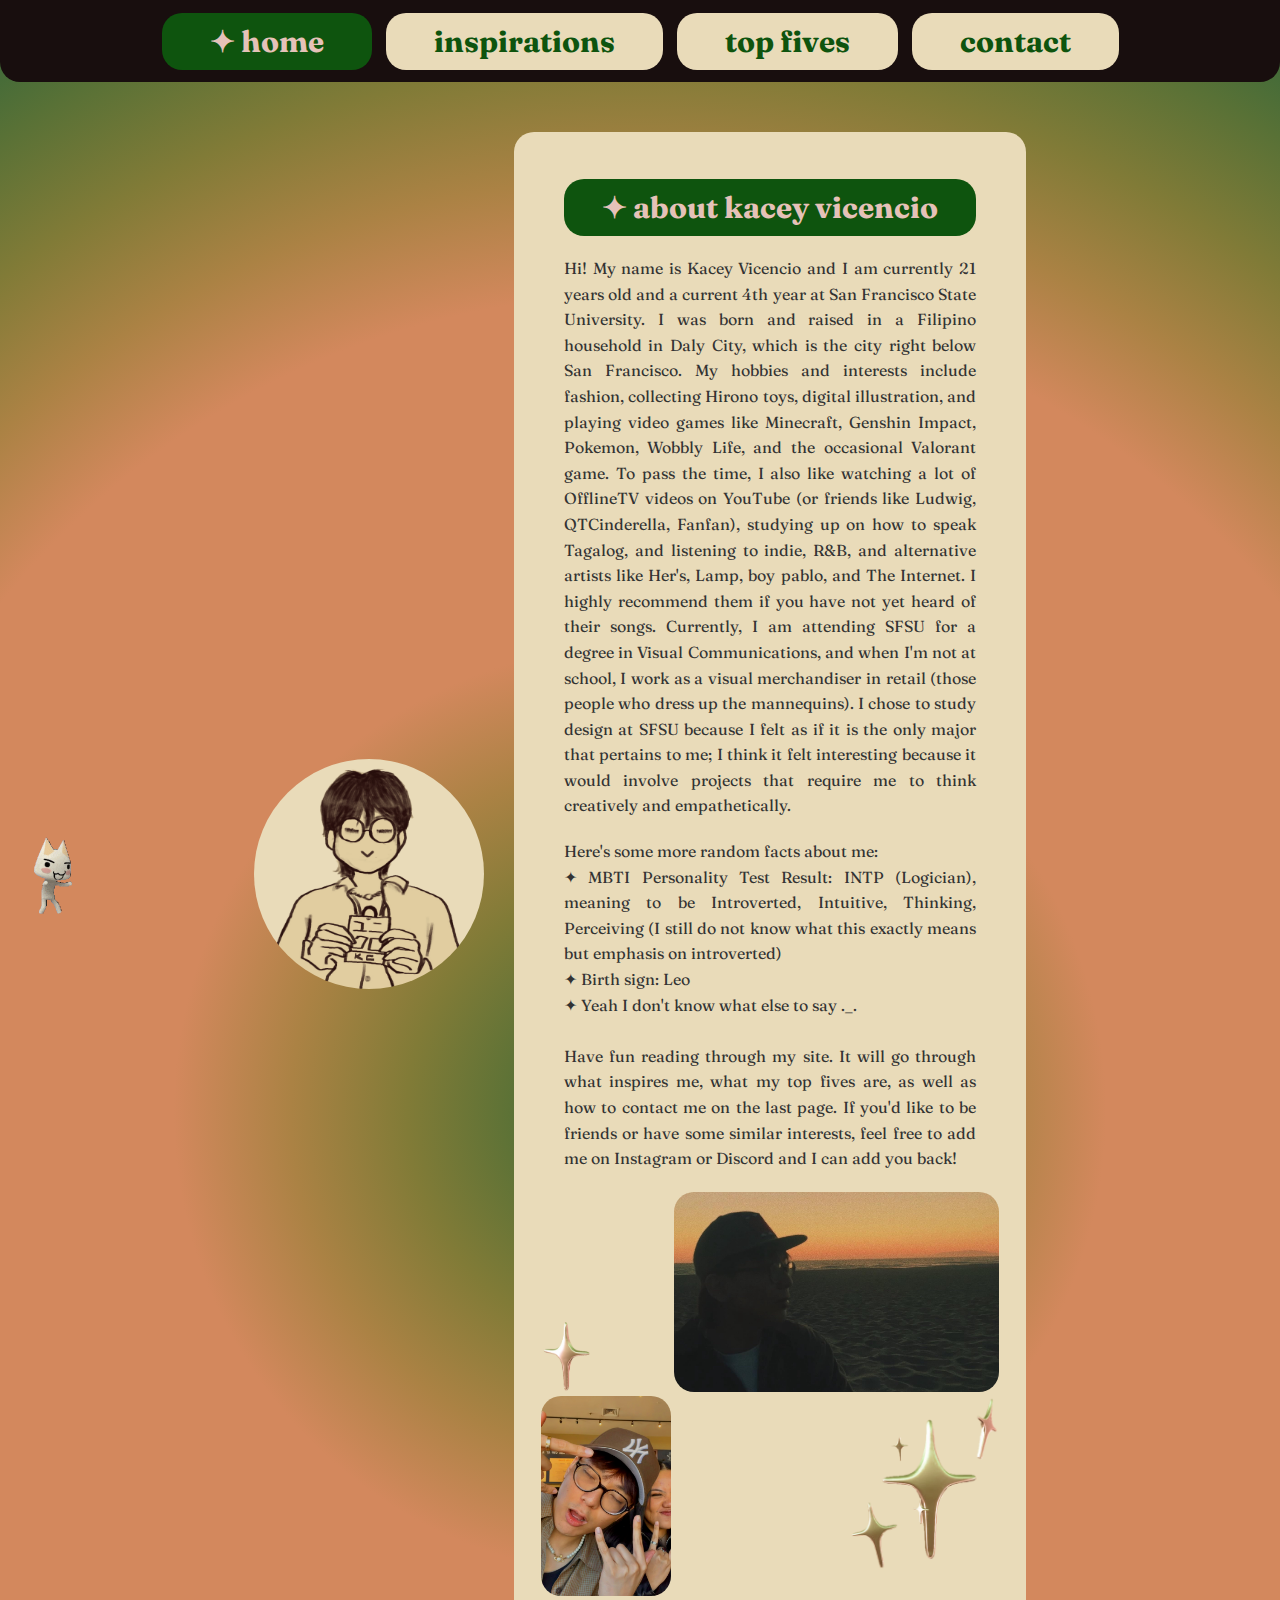
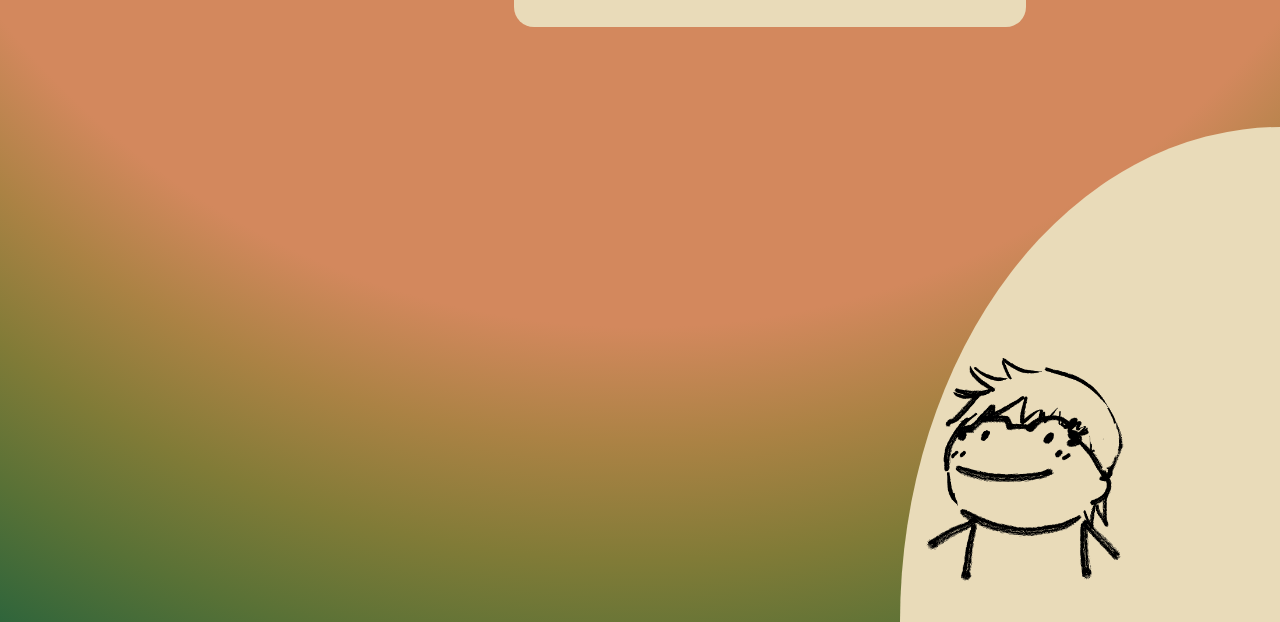
<file: index.html>
<!DOCTYPE html>
<html class="gradientadjust" lang="en">

<head>
    <meta charset="UTF-8">
    <title>Kacey Vicencio's Portfolio</title>
    <link rel="preconnect" href="https://fonts.googleapis.com">
    <link rel="preconnect" href="https://fonts.gstatic.com" crossorigin>
    <link href="https://fonts.googleapis.com/css2?family=Josefin+Sans:ital,wght@0,100..700;1,100..700&display=swap" rel="stylesheet">
    <link rel="stylesheet" type="text/css" href="styles/styles.css">
</head>

<body>
    <header>
        <nav>
            <a class="onpage" href="index.html">✦ Home</a>
            <a href="Inspirations/kv_inspiration.html">Inspirations</a>
            <a href="TopFives/kv_topfive.html">Top Fives</a>
            <a href="contact/contact.html">Contact</a>
        </nav>
    </header>

    <br>
    <br>

    <section>
        <div id="biowhole">
        <div id="pic">
        <img class="circle" src="img/kv.png" width="400" alt="Dooodle of Kacey Vicencio from his friend Aileen">
        </div>
        
        <div id="bio">
       <h1>✦ About Kacey Vicencio</h1>
        <p>
            Hi! My name is Kacey Vicencio and I am currently 21 years old and a current 4th year at San Francisco State University. I was born and raised in a Filipino household in 
            Daly City, which is the city right below San Francisco. My hobbies and interests include 
            fashion, collecting Hirono toys, digital illustration, and playing video games 
            like Minecraft, Genshin Impact, Pokemon, Wobbly Life, and the occasional Valorant game. To pass the time, I also like 
            watching a lot of OfflineTV videos on YouTube (or friends like Ludwig, QTCinderella, Fanfan), studying up on how to speak 
            Tagalog, and listening to indie, R&B, and alternative artists like Her's, 
            Lamp, boy pablo, and The Internet. I highly recommend them if you have not yet heard of 
            their songs.

            Currently, I am attending SFSU for a degree in Visual Communications, and when 
            I'm not at school, I work as a visual merchandiser in retail (those people who 
            dress up the mannequins).

            I chose to study design at SFSU because I felt as if it is the only major that 
            pertains to me; I think it felt interesting 
            because it would involve projects that require me to think creatively and empathetically. 
        </p>
    

<p>
</p>



        <p>
        Here's some more random facts about me:
        <br>
        ✦ MBTI Personality Test Result: INTP (Logician), meaning to be Introverted, Intuitive, Thinking, Perceiving
        (I still do not know what this exactly means but emphasis on introverted)
        <br>
        ✦ Birth sign: Leo
        <br>
        ✦ Yeah I don't know what else to say ._.
        <br>
        <br>
            Have fun reading through my site. It will go through what inspires me,
            what my top fives are, as well as how to contact me on the last page. If you'd like
            to be friends or have some similar interests, feel free to add me on Instagram or Discord and 
            I can add you back!
        </p>

        <img id="star1" src="img/star1.png"  alt="a decorative metallic star">
        <img id="kctn" src="img/kcthumbnail.png" alt="Image of Kacey at the beach">
        <img id="kctn" src="img/kcthumbnail2.png" alt="Image of Kacey with his friend">
<img id="star2" src="img/star2.png" alt="5 decorative metallic stars">

        </div>
    </div>
    </section>

       <img id="gif" src="img/gif.gif" width="400" alt="Toro Inoue, an upright-standing white and cartoonish cat representing Sony.">

  <section id="bottombio">
<h2></h2>
<img id="gif2" src="img/gif2.gif" width="400" alt="An animated doodle of Kacey saying Welcome.">

  </section>

</body>

</html>
</file>
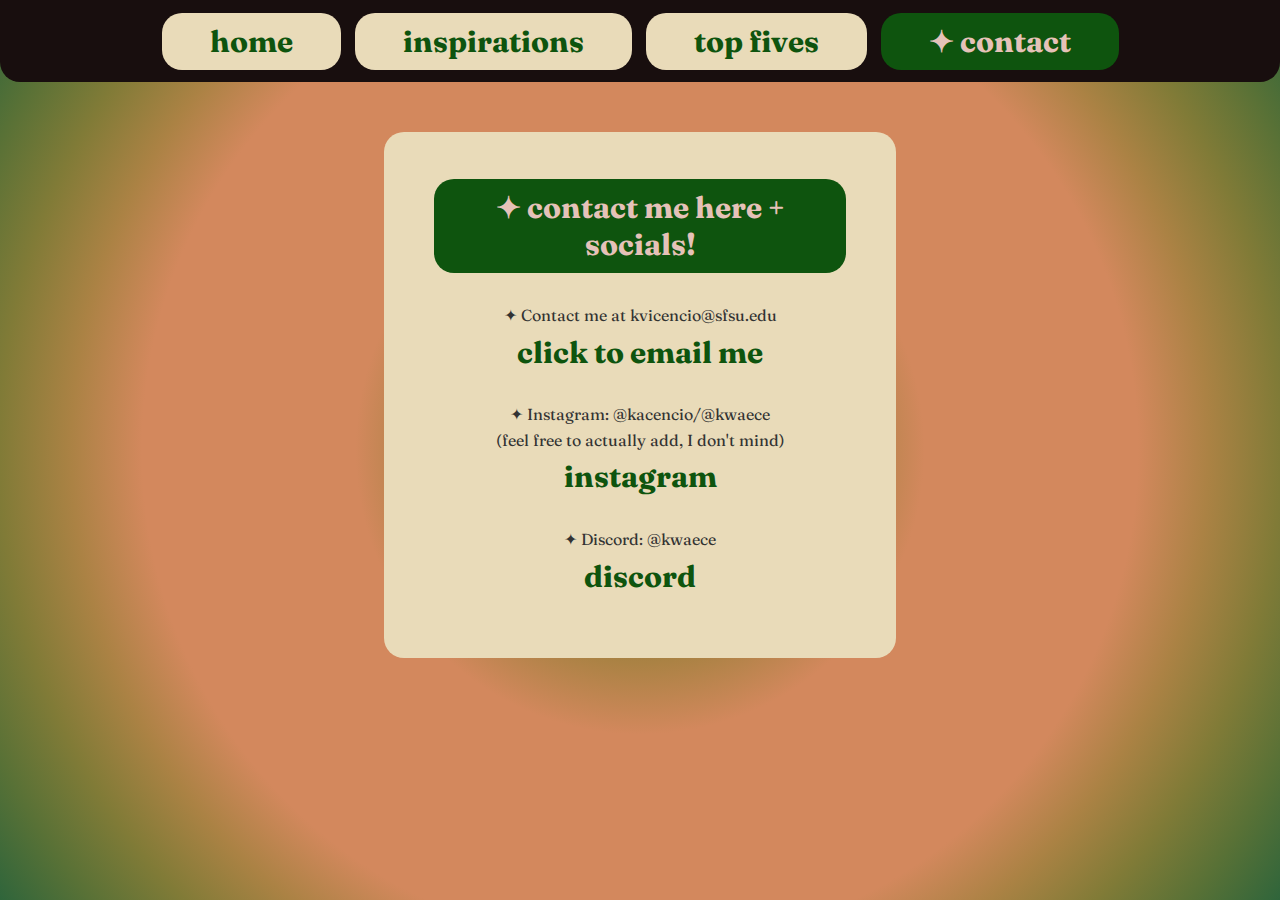
<file: contact/contact.html>
<!DOCTYPE html>
<html class="gradientadjust" lang="en">

<head>
    <meta charset="UTF-8">
    <link rel="stylesheet" type="text/css" href="../styles/styles.css">
    <title>Contacts</title>
    </head>
    <body>


        <body>
            <header>
                <nav>
                    <a href="../index.html">Home</a>
                    <a href="../Inspirations/kv_inspiration.html">Inspirations</a>
                    <a href="../TopFives/kv_topfive.html">Top Fives</a>
                    <a class="onpage" href="contact.html">✦ Contact</a>
                </nav>
            </header>
        
            <br>
            <br>
        
            <section>
                <div id="biowhole">
                <div id="bio">
                    <h1>✦ Contact me here + socials!</h1>
                    <p id="contacts">✦ Contact me at kvicencio@sfsu.edu
                    <br>
                    <a href="mailto:kvicencio@sfsu.edu">click to email me</a>
                    <br>
                    <br>
                    ✦ Instagram: @kacencio/@kwaece 
                    <br>
                    (feel free to actually add, I don't mind)
                    <br>
                    <a href="https://www.instagram.com/kwaece/">instagram</a>
                    <br>
                    <br>
                    ✦ Discord: @kwaece
                    <br>
                    <a href="https://discord.com/">discord</a> <!--I dont want to make a discord link lol-->
                
                </p>
                   

                </div>
            </div>
            </section>
     
        
        </body>
        
        </html>
</file>
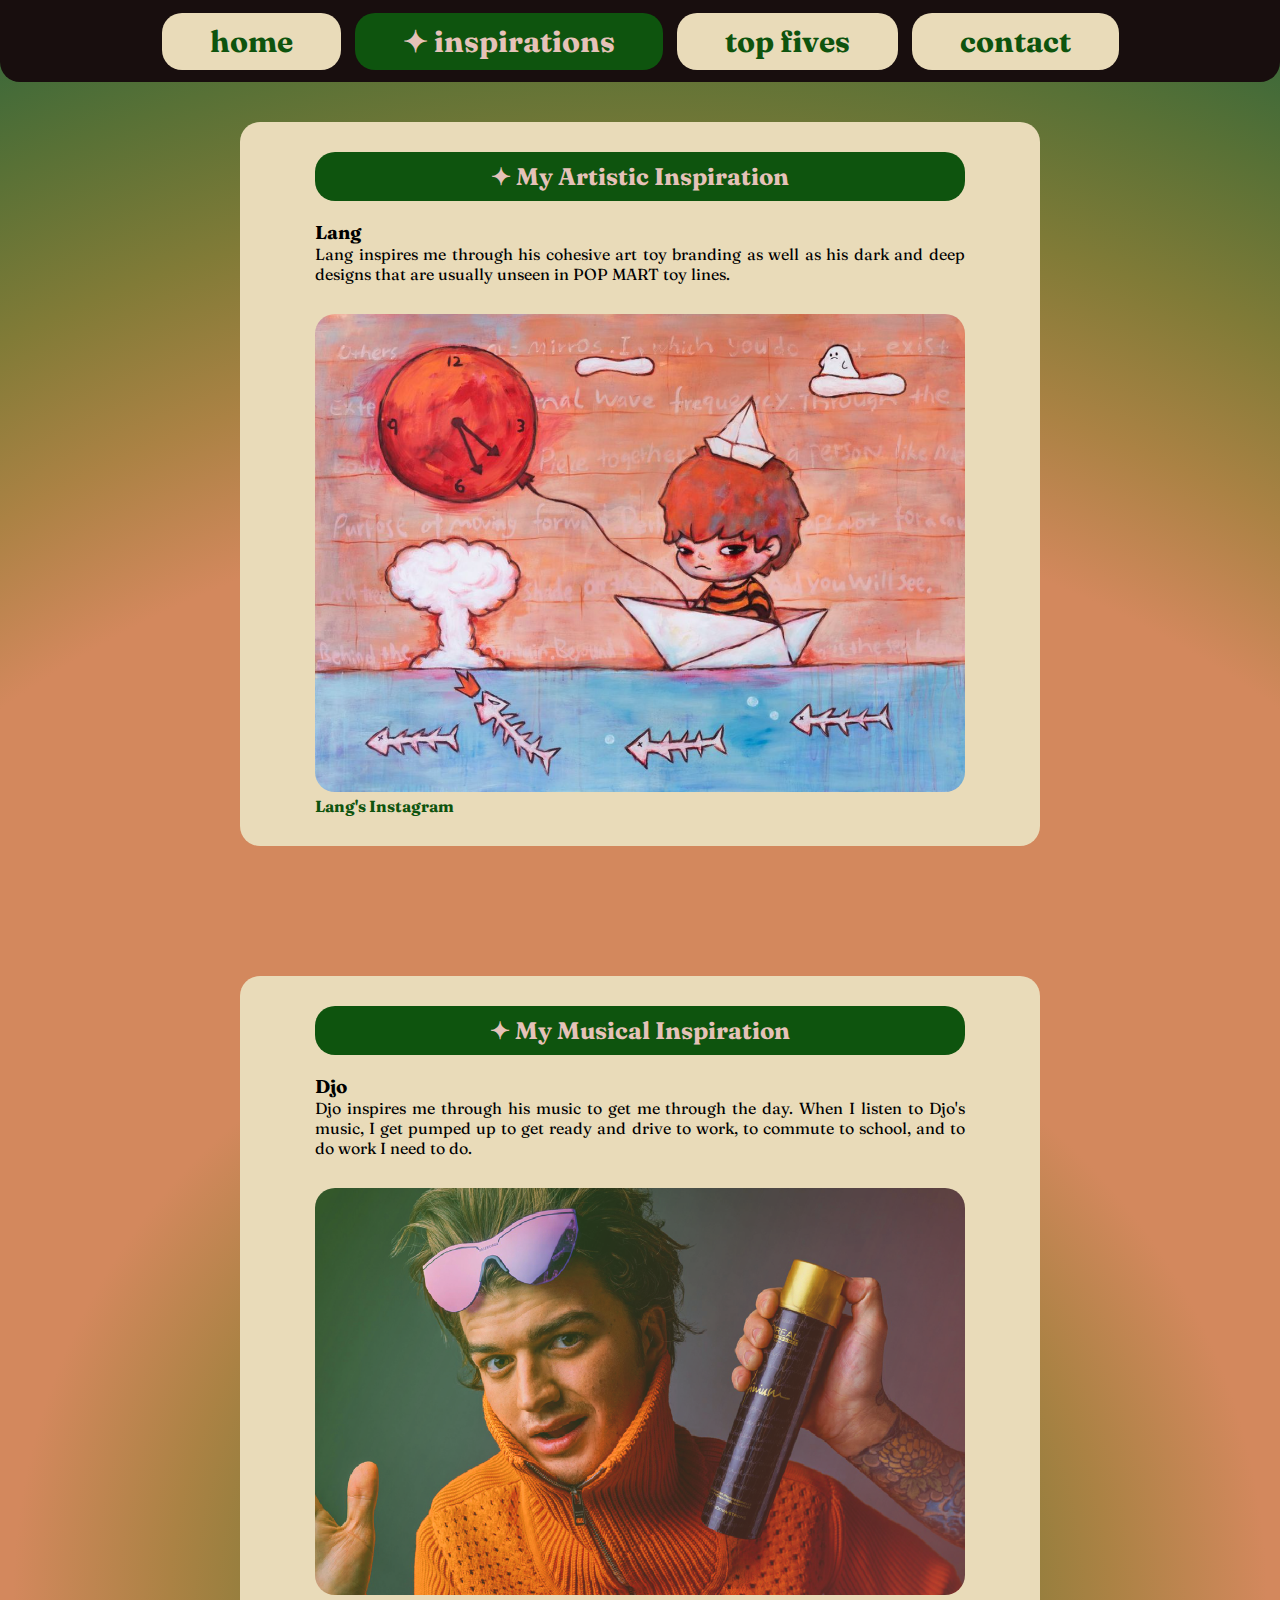
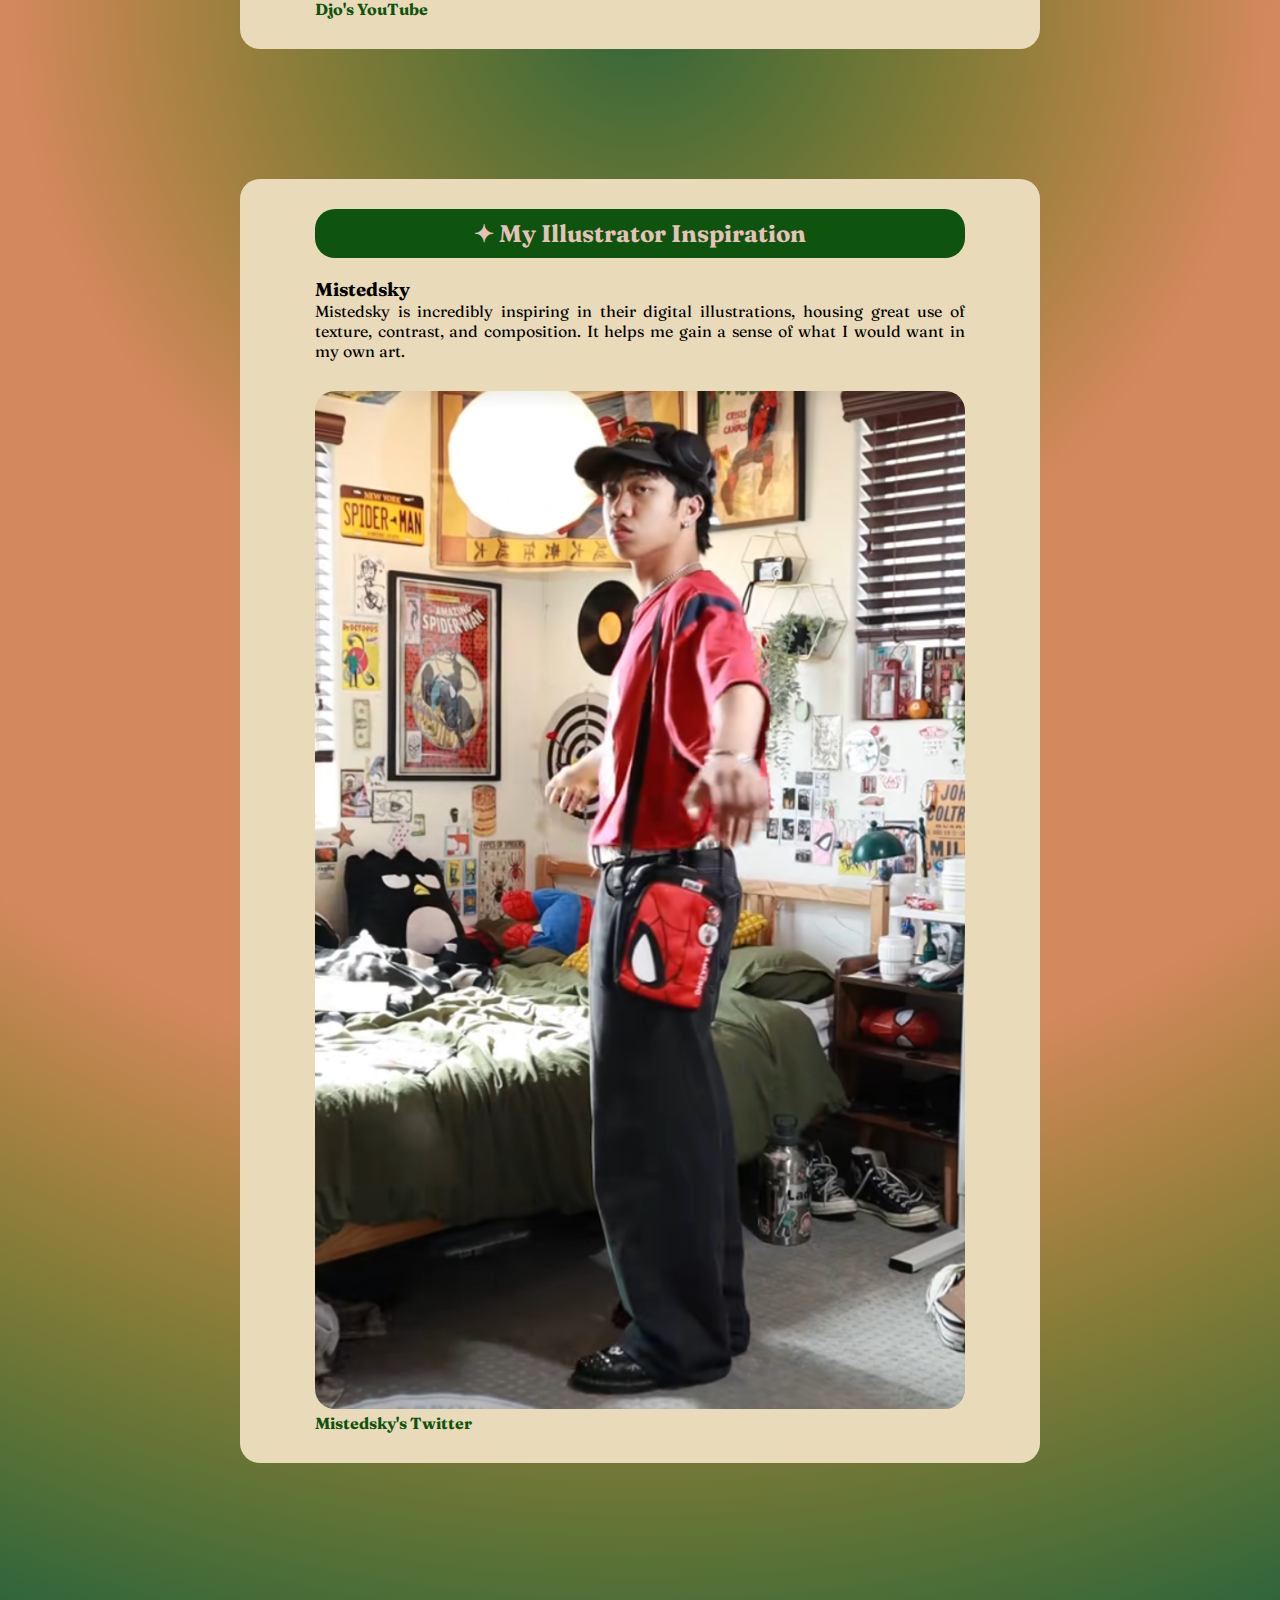
<file: Inspirations/kv_inspiration.html>
<!DOCTYPE html>
<html lang="en">

<head>
    <meta charset="UTF-8">
    <link rel="stylesheet" type="text/css" href="../styles/styleslist.css">
    <title>Kacey's Artist Inspirations</title>
</head>

<body>

    <header>
        <nav>
        <a href="../index.html">Home</a>
        <a class="onpage" href="kv_inspiration.html">✦ Inspirations</a>
        <a href="../TopFives/kv_topfive.html">Top Fives</a>
        <a href="../contact/contact.html">Contact</a>
        </nav>
    </header>

    <div class="list">

        <div class="child">
            <h2>✦ My Artistic Inspiration</h2>
          <h3>Lang</h3>
        <p>Lang inspires me through his cohesive art toy branding as well as his dark and deep designs that are usually unseen in POP MART toy lines.</p>
          <img class="listimg" src="images/lang.png" alt="An image of one of Lang's Hirono, called the Doctor, his character wearing a doctor's coat.">
          <br>
          <a class="listitem" href="https://www.instagram.com/langswork/?hl=en">Lang's Instagram</a>
        </div>

        <div class="child">
        <h2>✦ My Musical Inspiration</h2>
         <h3>Djo</h3>
        <p>Djo inspires me through his music to get me through the day. When I listen to Djo's music, I get pumped up to get ready and drive to work, to commute to school, and to do work I need to do.</p>
         <img class="listimg" src="images/djo.png" alt="An image of Djo smiling with orange-tinted sunglasses in a fish-eye lens for his End of Beginning album cover.">
         <br>
            <a class="listitem" href="https://www.youtube.com/@djomusic887">Djo's YouTube</a>
        </div>


        <div class="child">
            <h2>✦ My Illustrator Inspiration</h2>
          <h3>Mistedsky</h3>
    <p>Mistedsky is incredibly inspiring in their digital illustrations, housing great use of texture, 
        contrast, and composition. It helps me gain a sense of what I would want in my own art.
    </p>
   <img class="listimg" src="images/rono.png" alt="An illustration of a purple haired girl wearing a black and blue dress, surrounded by pink and purple flowers.">
          <br>
          <a class="listitem" href="https://x.com/mistedsky">Mistedsky's Twitter</a>
        </div>
    </div>



</body>

</html>
</file>
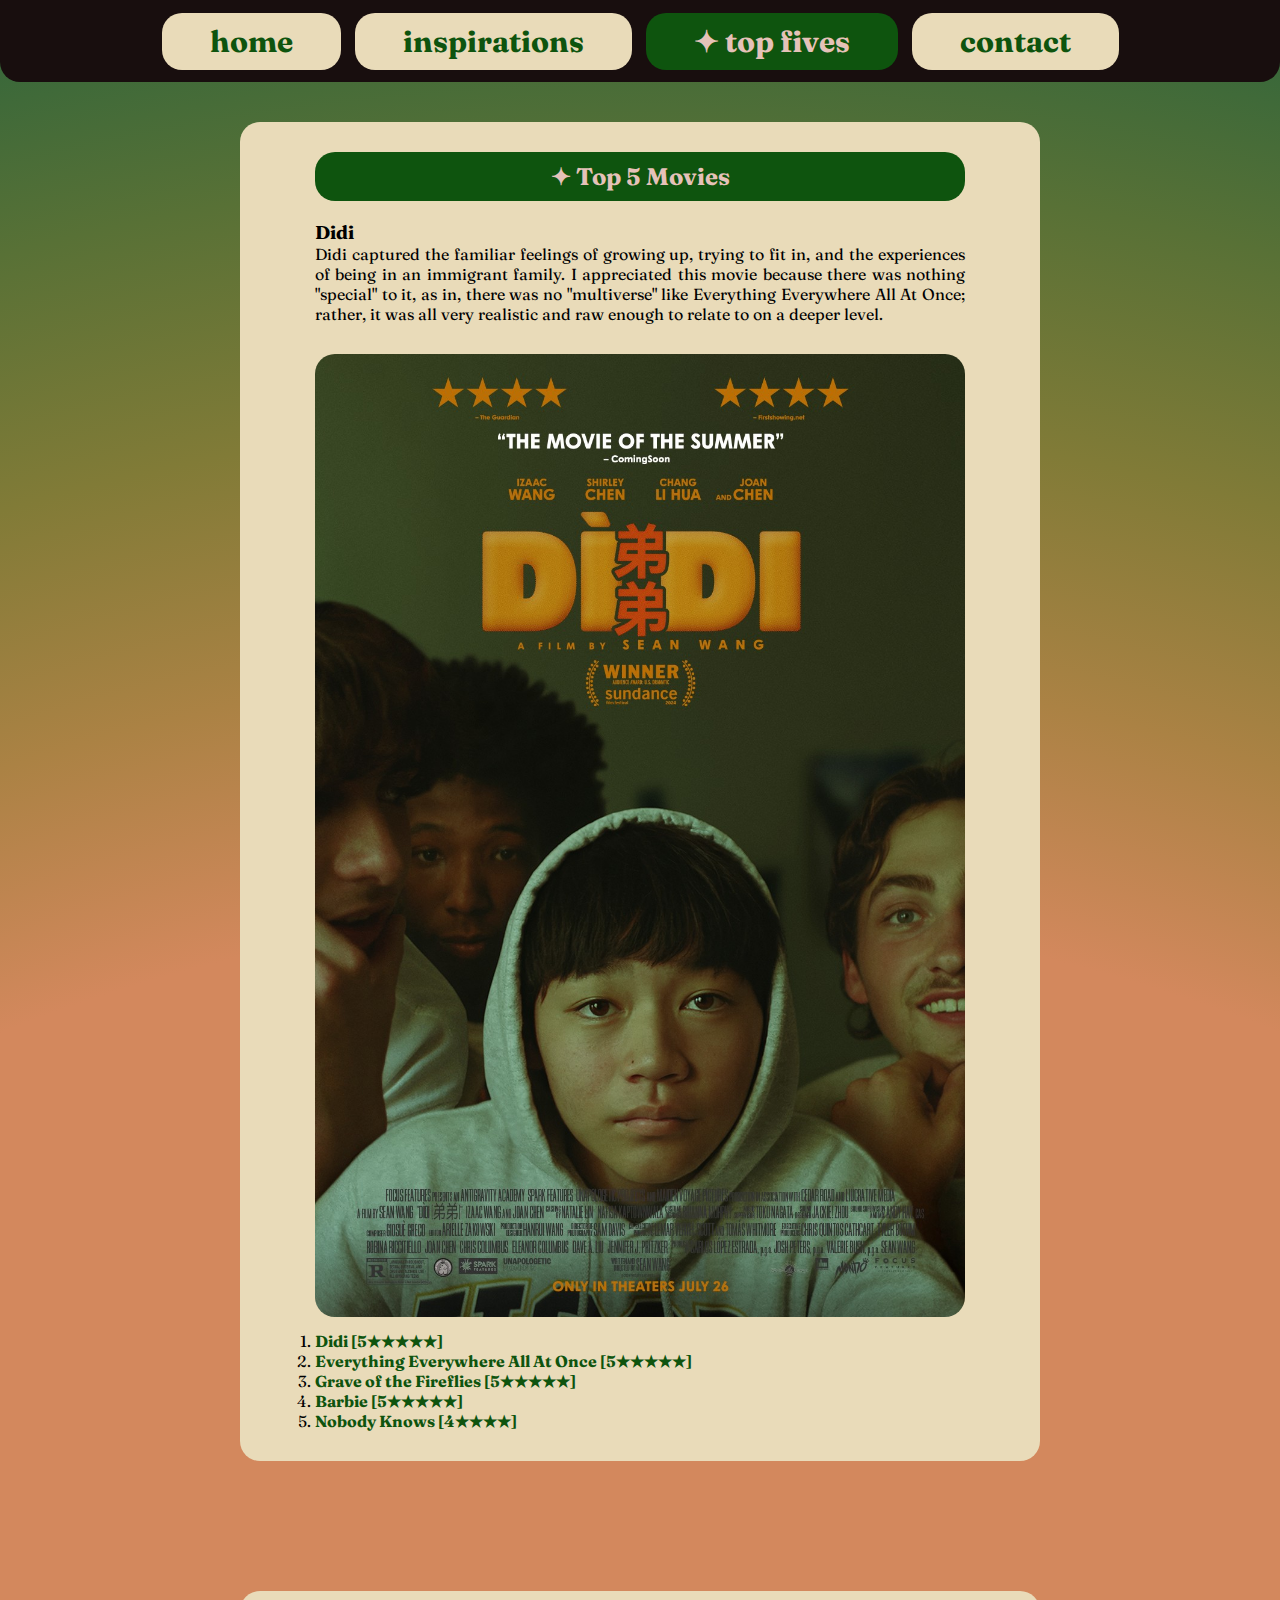
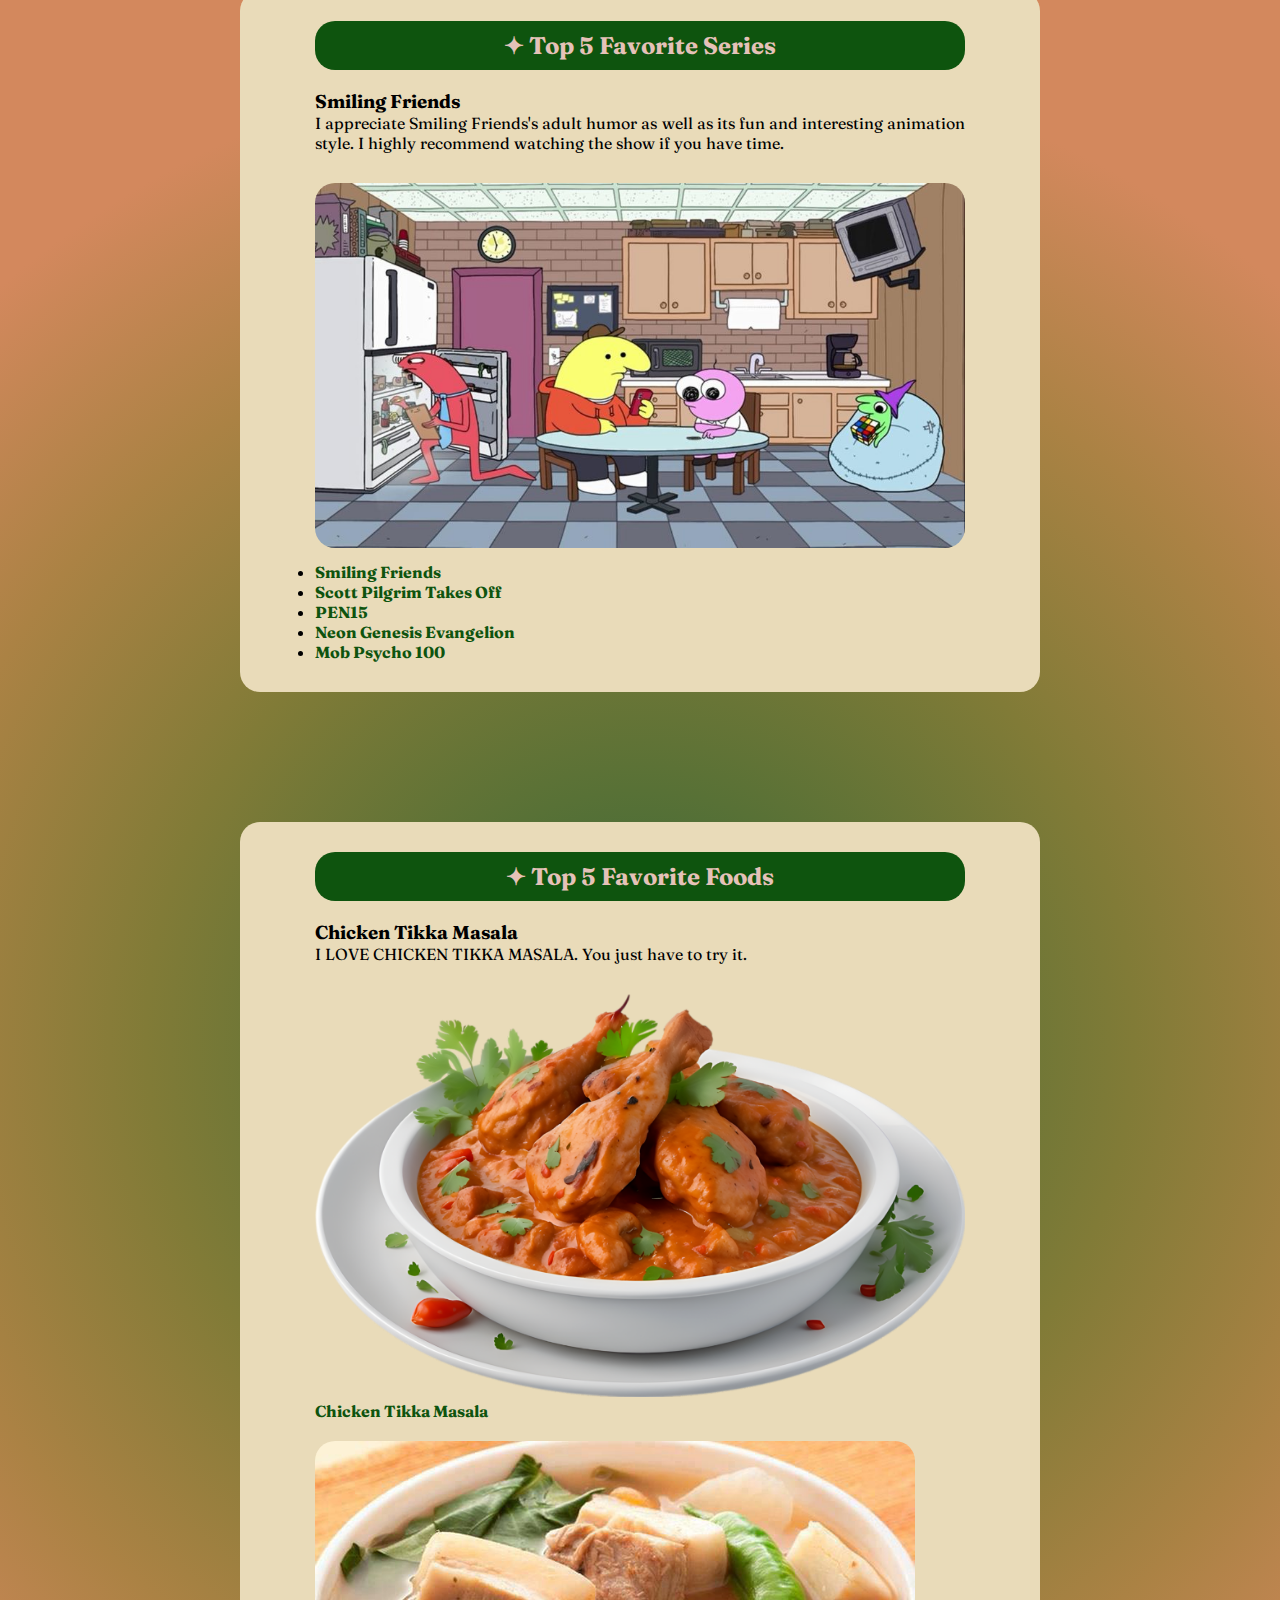
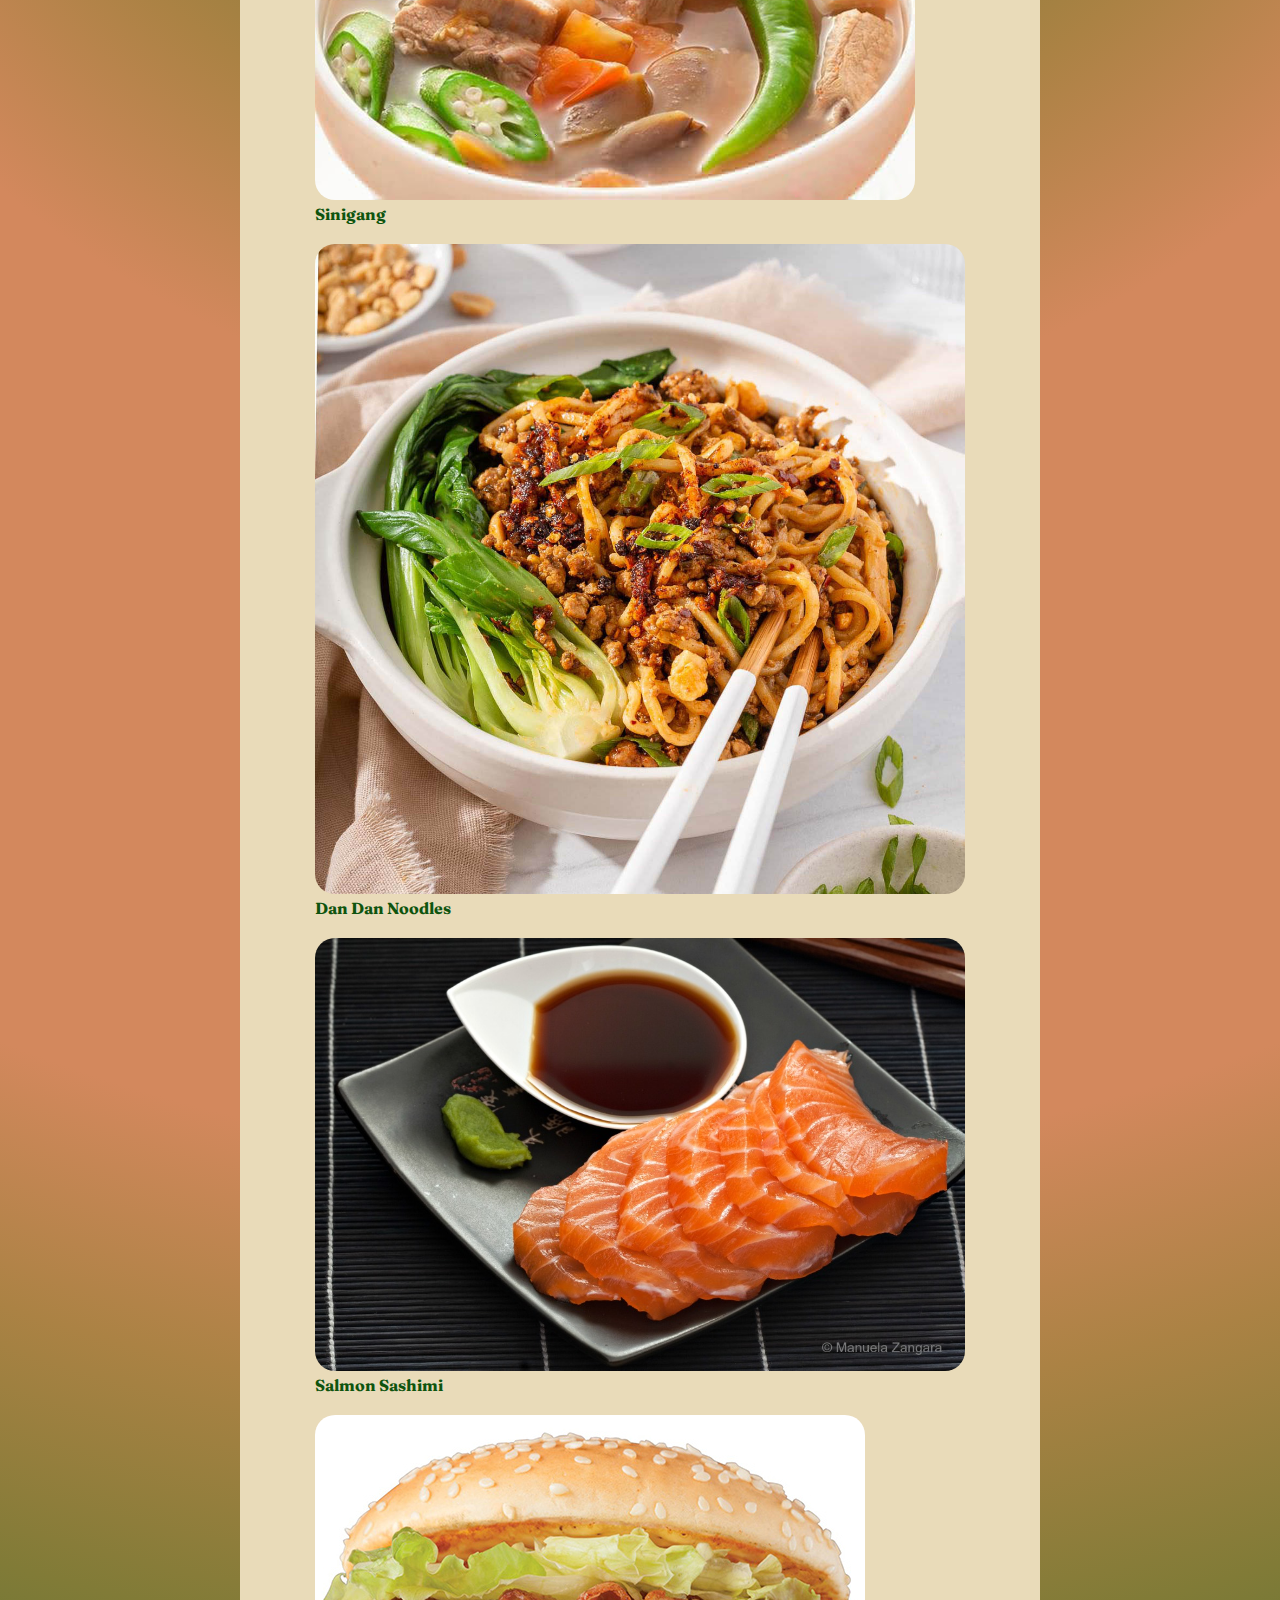
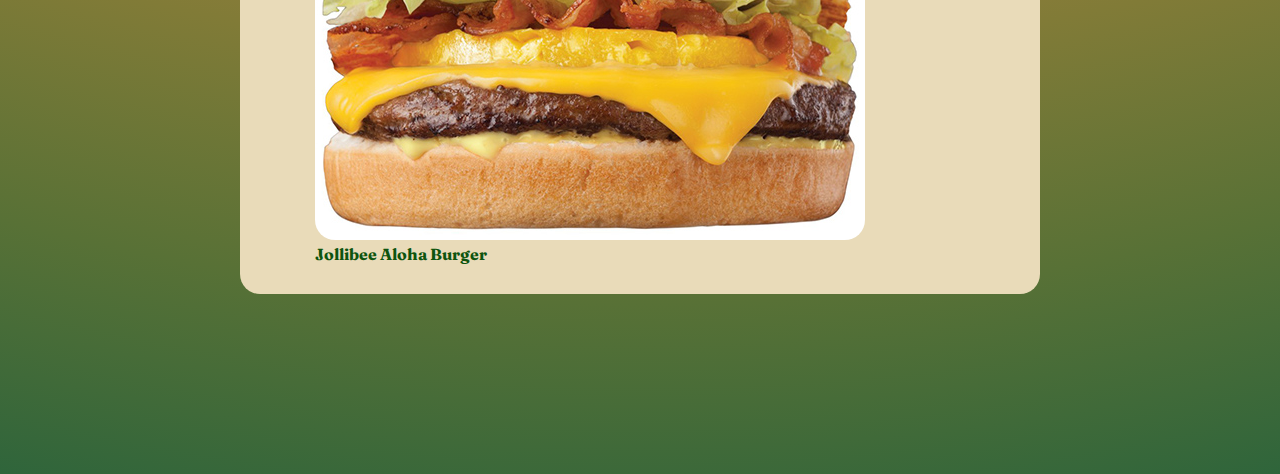
<file: TopFives/kv_topfive.html>
<!DOCTYPE html>
<html lang="en">
<head>
    <meta charset="UTF-8">
    <link rel="stylesheet" type="text/css" href="../styles/styleslist.css">
<title>Kacey's Top Fives</title>
</head>

<body>

    <header>
        <nav>
            <a href="../index.html">Home</a>
            <a href="../Inspirations/kv_inspiration.html">Inspirations</a>
            <a class="onpage" href="kv_topfive.html">✦ Top Fives</a>
            <a href="../contact/contact.html">Contact</a>
        </nav>
    </header>

<div class="list">
    <!-- Top 5 Movies Section -->
    <section class="child">
        <h2>✦ Top 5 Movies</h2>
        <h3>Didi</h3>
        <p>Didi captured the familiar feelings of growing up, trying to fit in, and the experiences of being in an immigrant family.
            I appreciated this movie because there was nothing "special" to it, as in, there was no "multiverse" like Everything
            Everywhere All At Once; rather, it was all very realistic and raw enough to relate to on a deeper level.
        </p>
        <img class="listimg" src="didi.png">
        <ol>
            <li><a class="listitem" href="https://en.wikipedia.org/wiki/D%C3%ACdi" alt="Didi">Didi [5★★★★★]</a></li>
            <li><a class="listitem" href="https://en.wikipedia.org/wiki/Everything_Everywhere_All_at_Once" alt="Everything Everywhere All At Once">Everything Everywhere All At Once [5★★★★★]</a></li>
            <li><a class="listitem" href="https://en.wikipedia.org/wiki/Grave_of_the_Fireflies" alt="Grave of the Fireflies">Grave of the Fireflies [5★★★★★]</a></li>
            <li><a class="listitem" href="https://en.wikipedia.org/wiki/Barbie_(film)" alt="Barbie">Barbie [5★★★★★]</a></li>
            <li><a class="listitem" href="https://en.wikipedia.org/wiki/Nobody_Knows_(2004_film)" alt="Nobody Knows">Nobody Knows [4★★★★]</a></li>
        </ol>
    </section>

    <!-- 5 Favorite Series Section -->
    <section class="child">
        <h2>✦ Top 5 Favorite Series</h2>
        <h3>Smiling Friends</h3>
        <p>I appreciate Smiling Friends's adult humor as well as its fun and interesting animation style. I highly recommend
            watching the show if you have time.
        </p>
        <img class="listimg" src="smiling_friends.jpg">
        <ul>
            <li><a class="listitem" href="https://en.wikipedia.org/wiki/Smiling_Friends" alt="Smiling Friends">Smiling Friends</a></li>
            <li><a class="listitem" href="https://en.wikipedia.org/wiki/Scott_Pilgrim_Takes_Off" alt="Scott Pilgrim Takes Off">Scott Pilgrim Takes Off</a></li>
            <li><a class="listitem" href="https://en.wikipedia.org/wiki/Pen15" alt="PEN15">PEN15</a></li>
            <li><a class="listitem" href="https://en.wikipedia.org/wiki/Neon_Genesis_Evangelion" alt="Neon Genesis Evangelion">Neon Genesis Evangelion</a></li>
            <li><a class="listitem" href="https://en.wikipedia.org/wiki/Mob_Psycho_100" alt="Mob Psycho 100">Mob Psycho 100</a></li>
        </ul>
    </section>

    <!-- 5 Favorite Foods Section -->
    <section class="child">
        <h2>✦ Top 5 Favorite Foods</h2>
        <h3>Chicken Tikka Masala</h3>
        <p>I LOVE CHICKEN TIKKA MASALA. You just have to try it.</p>
        <dt><img class="listimg" src="chickentikkamasala.png" alt="Chicken Tikka Masala"></dt>
        <dd><a class="listitem" href="https://en.wikipedia.org/wiki/Chicken_tikka_masala"> Chicken Tikka Masala</a></dd>
        <br>
        <dt><img class="listimg" src="sinigang.png" alt="Sinigang"></dt>
        <dd><a class="listitem" href="https://en.wikipedia.org/wiki/Sinigang">Sinigang</a></dd>
        <br>
        <dt><img class="listimg" src="dandan.jpg" alt="Dan dan noodles"></dt>
        <dd><a class="listitem" href="https://en.wikipedia.org/wiki/Dandan_noodles">Dan Dan Noodles</a></dd>
        <br>
        <dt><img class="listimg" src="sashimi.jpg" alt="Salmon sashimi"></dt>
        <dd><a class="listitem" href="https://en.wikipedia.org/wiki/Sashimi">Salmon Sashimi</a></dd>
        <br>
        <dt><img class="listimg" src="jollibee.jpg" alt="Jollibee Aloha Burger"></dt>
        <dd><a class="listitem" href="https://www.jollibeefoods.com/products/amazing-aloha-burger">Jollibee Aloha Burger</a></dd>
    </section>
</div>



<br>
<br>

</body>


</html>
</file>
<file: styles/styles.css>
@font-face {
    font-family: Fraunces;
    src: url("../fonts/Fraunces-VariableFont_SOFT\,WONK\,opsz\,wght.ttf");
 }

* {
    margin: 0;
    padding: 0;
    box-sizing: border-box;
    color: #FFFFFF;
    font-family: Fraunces;
}

body {
    background-image: radial-gradient(circle, #2f653b, #587136, #817b37, #ab8244, #d3885d, #d3885d, #d3885d, #d3885d, #ab8244, #817b37, #587136, #2f653b);

}

nav {
    text-align: center;
    padding-bottom: 2.5vh;
    padding-top: 2.5vh;
    background-color: #180e0e; 
    border-bottom-left-radius: 20px;
    border-bottom-right-radius: 20px;
    text-transform: lowercase;
}

.gradientadjust {
    min-height: 100%;
}

nav a {
    padding: 10px 3.75%; 
    font-size: 30px;
    margin: 0 5px; 
    text-decoration: none;
    color: #0e540e;
    font-weight: bold;
    background-color: #e9dbb9;
    border-radius: 20px;
    
    
}

a {
    padding: 10px 3.75%; 
    font-size: 30px;
    margin: 0 5px; 
    text-decoration: none;
    color: #0e540e;
    font-weight: bold;
    border-radius: 20px;
}

#biowhole {
    display: flex;
    flex-direction: row;
    flex-wrap: wrap;
    justify-content: center; 
    align-items: center; 
    gap: 30px; 
    margin-top: 100px;
    margin-bottom: 200px;
}

#pic {
    display: flex;
    justify-content: center;
}

.circle {
    border-radius: 100%;
    object-fit: cover;
    width: 230px;
    height: 230px;
}

#bio {
    text-align: justify;
    width: 40%; 
    border-radius: 20px;
    padding: 3vh;
    margin-bottom: -100px;
    margin-top: -90px;
    background-color:#e9dbb9;
}

#gif {
position: fixed;
bottom: -2%;
height: 100px;
width: auto;
}

#gif2 {
    float: right;
    translate: -100px 100px;
    max-height: 40vh;
    width: auto;
}

#bottombio {
    background-color: #e9dbb9;
    padding-bottom: 55vh;
    border-top-left-radius: 100%;
    margin-left: 100vh;
}



h1 {
    margin: 20px 5% 10px; 
    font-size: 30px;
    text-align: center; 
    background-color: #0e540e;
    color: #e5c2b8;
    padding: 10px 10px;
    border-radius: 20px;
    text-transform: lowercase;
}

p {
    margin: 20px 5%; 
    line-height: 1.6; 
    color: #333; 
}


.onpage {
    background-color: #0e540e;
    color: #e5c2b8;
}

#contacts {
    text-align: center;
    padding-top: 10px;
    padding-bottom: 10px;
}




#star1 {
max-width: 50px;
}
#star2 {
 max-width: 150px;
 float: right;
    }

#kctn {
    max-height: 200px;
    border-radius: 20px;
}
</file>
<file: styles/styleslist.css>
@font-face {
    font-family: Fraunces;
    src: url("../fonts/Fraunces-VariableFont_SOFT,WONK,opsz,wght.ttf");
}

* {
    margin: 0;
    padding: 0;
    box-sizing: border-box;
    font-family: Fraunces;
}

body {
    background-image: radial-gradient(circle, #2f653b, #587136, #817b37, #ab8244, #d3885d, #d3885d, #d3885d, #d3885d, #ab8244, #817b37, #587136, #2f653b);
}

nav {
    text-align: center;
    padding-bottom: 2.5vh;
    padding-top: 2.5vh;
    background-color: #180e0e; 
    border-bottom-left-radius: 20px;
    border-bottom-right-radius: 20px;
    text-transform: lowercase;
}

nav a {
    padding: 10px 3.75%;
    font-size: 30px;
    margin: 0 5px;
    text-decoration: none;
    color: #0e540e;
    font-weight: bold;
    background-color: #e9dbb9;
    border-radius: 20px;
}

h2 {
    background-color: #0e540e;
    text-align: center;
    padding: 10px 0px;
    border-radius: 20px;
    margin-bottom: 10px;
    color: #e5c2b8;
}

h3 {
    padding-top: 10px;
}

p {
    padding-bottom: 30px;
}

.onpage {
    background-color: #0e540e;
    color: #e5c2b8;
}

.list {
    display: flex;
    flex-direction: column;
    flex-wrap: wrap;
    justify-content: center;
    align-items: center;
    gap: 30px;
    border-radius: 20px;

    max-width: 90%; 
    margin: 20px auto; 
    padding: 20px; 
}

.child {
    text-align: justify;
    max-width: 800px; 
    border-radius: 20px;
    padding: 30px 75px; 
    background-color: #e9dbb9;
    margin-bottom: 100px;
}

.listitem {
    background-color: transparent;
    text-decoration: none;
    color: #0e540e;
    font-weight: bold;
}

.listimg {
    max-width: 100%; 
    border-radius: 20px;
}

ol {
    padding-top: 10px;
}

ul {
    padding-top: 10px;
}
</file>
